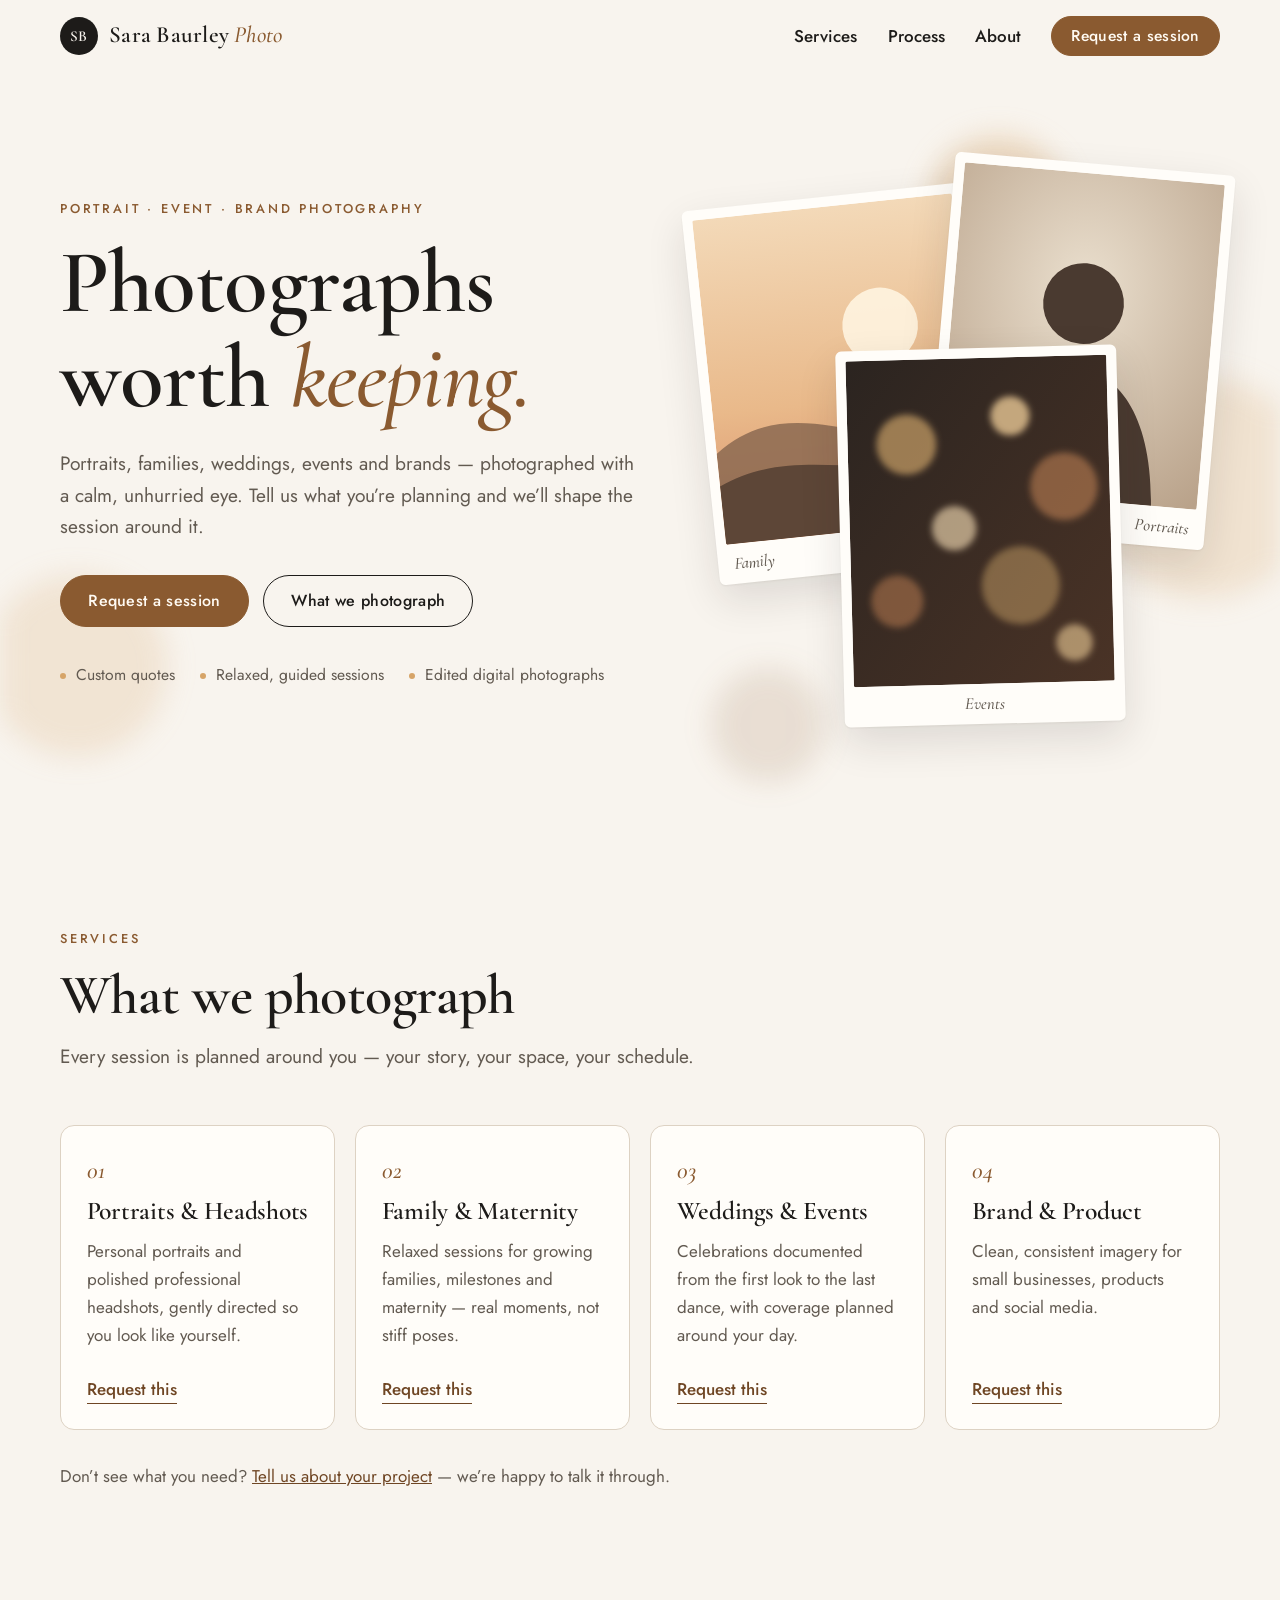
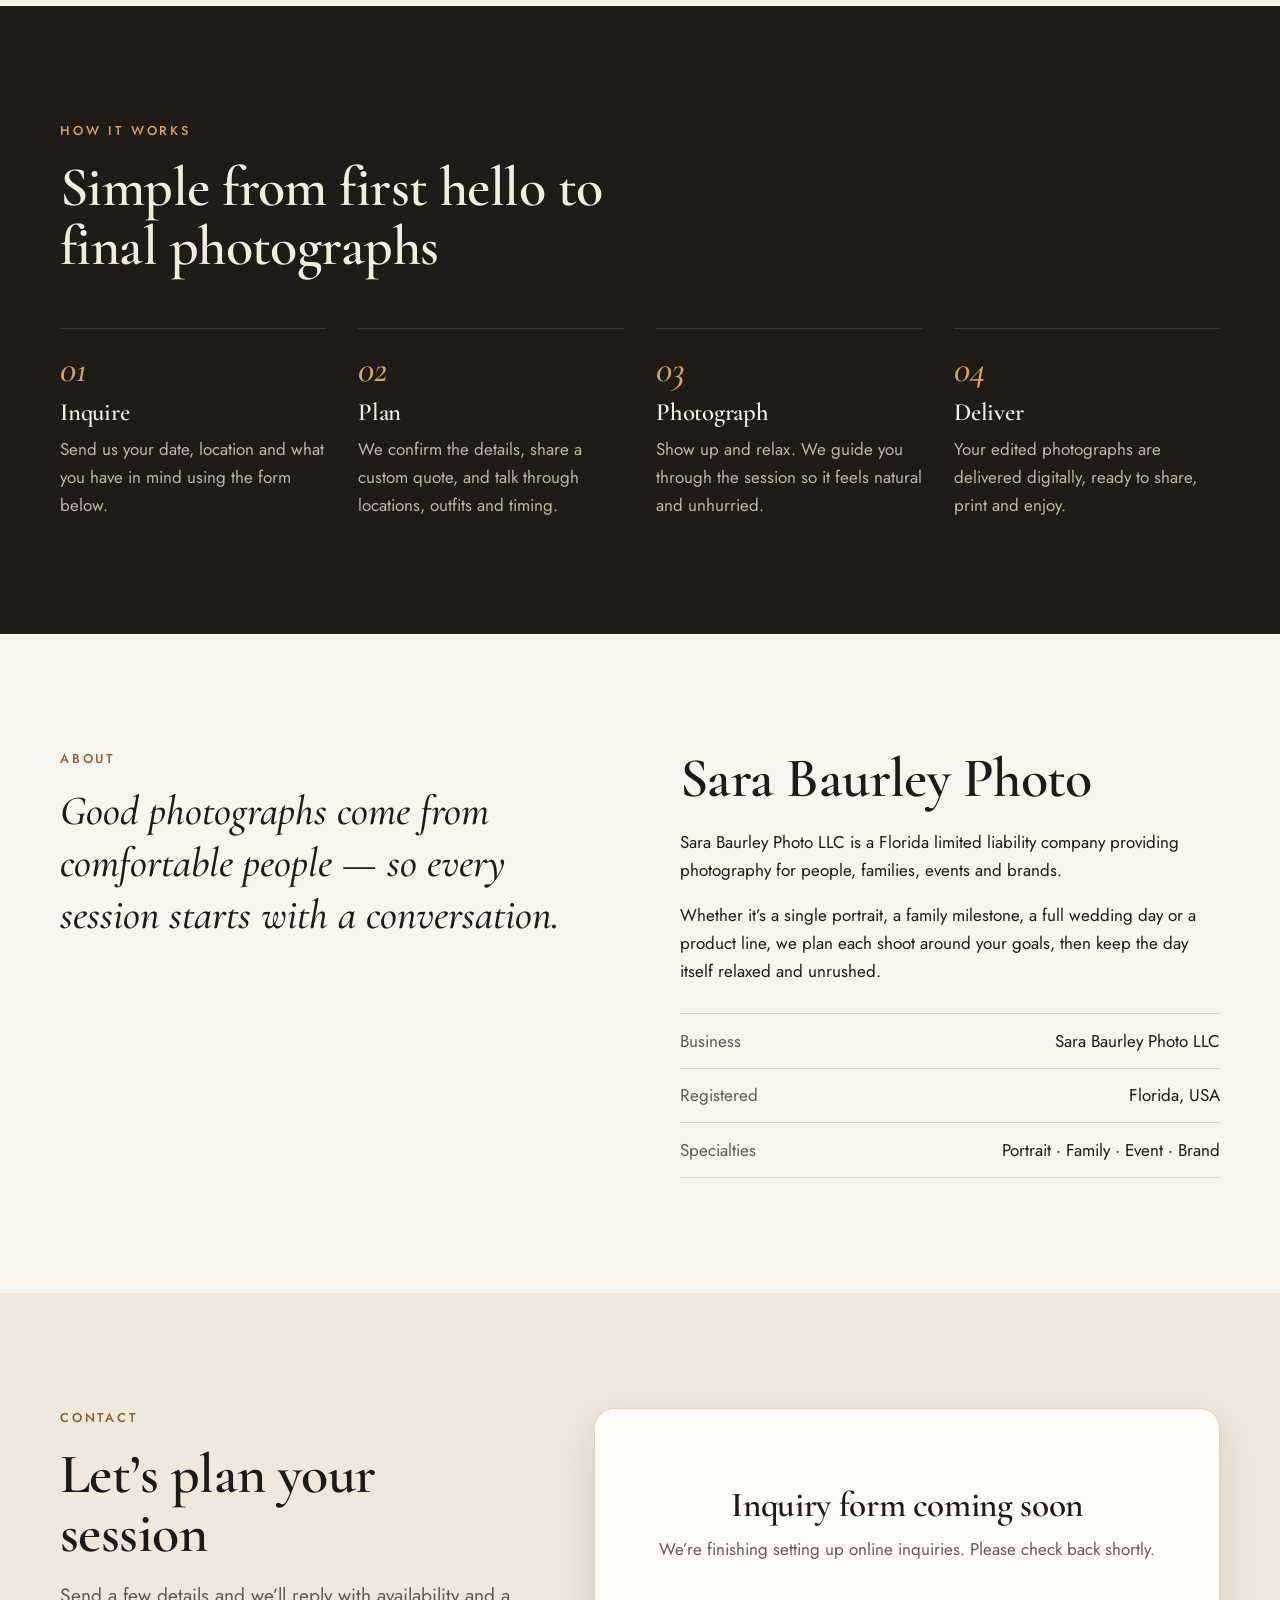
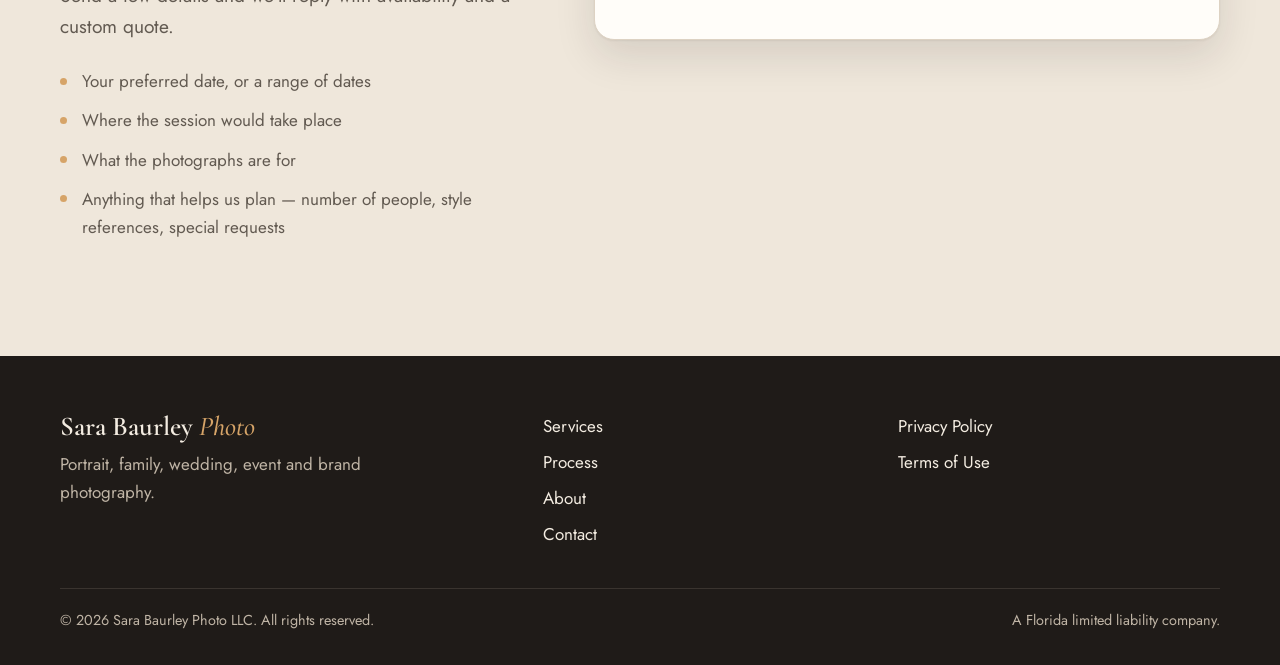
<file: index.html>
<!doctype html>
<html lang="en">
<head>
<meta charset="utf-8">
<meta name="viewport" content="width=device-width, initial-scale=1">
<title>Sara Baurley Photo — Portrait, Event &amp; Brand Photography</title>
<meta name="description" content="Sara Baurley Photo LLC offers portrait, family, wedding, event and brand photography. Tell us what you're planning and request a session.">
<link rel="canonical" href="https://sarabaurleyphotollc.shop/">
<meta name="theme-color" content="#f8f4ee">
<link rel="icon" type="image/svg+xml" href="assets/favicon.svg">

<meta property="og:type" content="website">
<meta property="og:site_name" content="Sara Baurley Photo">
<meta property="og:title" content="Sara Baurley Photo — Photographs worth keeping">
<meta property="og:description" content="Portrait, family, wedding, event and brand photography. Request a session.">
<meta property="og:url" content="https://sarabaurleyphotollc.shop/">
<meta property="og:image" content="https://sarabaurleyphotollc.shop/assets/og.png">
<meta name="twitter:card" content="summary_large_image">

<link rel="preconnect" href="https://fonts.googleapis.com">
<link rel="preconnect" href="https://fonts.gstatic.com" crossorigin>
<link rel="stylesheet" href="https://fonts.googleapis.com/css2?family=Cormorant+Garamond:ital,wght@0,500;0,600;1,500&family=Jost:wght@400;500&display=swap">
<link rel="stylesheet" href="assets/css/style.css">
<script>document.documentElement.classList.add('js');</script>
<script type="application/ld+json">
{"@context":"https://schema.org","@type":"ProfessionalService","name":"Sara Baurley Photo LLC","url":"https://sarabaurleyphotollc.shop/","description":"Portrait, family, wedding, event and brand photography.","image":"https://sarabaurleyphotollc.shop/assets/og.png"}
</script>
</head>
<body>
<a class="skip" href="#main">Skip to content</a>

<header class="site-header">
  <div class="wrap bar">
    <a class="brand" href="index.html" aria-label="Sara Baurley Photo, home">
      <span class="brand-mark" aria-hidden="true">SB</span>
      <span class="brand-name">Sara Baurley <em>Photo</em></span>
    </a>
    <button class="nav-toggle" type="button" aria-expanded="false" aria-controls="nav">
      <span class="sr">Menu</span><span class="bars" aria-hidden="true"></span>
    </button>
    <nav id="nav" class="nav" aria-label="Primary">
      <a href="#services">Services</a>
      <a href="#work" data-work hidden>Work</a>
      <a href="#process">Process</a>
      <a href="#about">About</a>
      <a class="btn btn-sm" href="#contact">Request a session</a>
    </nav>
  </div>
</header>

<main id="main">

  <!-- Hero -->
  <section class="hero">
    <div class="wrap hero-grid">
      <div class="hero-copy reveal">
        <p class="eyebrow">Portrait · Event · Brand photography</p>
        <h1>Photographs worth <em>keeping.</em></h1>
        <p class="lede">Portraits, families, weddings, events and brands — photographed with a calm, unhurried eye. Tell us what you’re planning and we’ll shape the session around it.</p>
        <div class="actions">
          <a class="btn" href="#contact">Request a session</a>
          <a class="btn btn-ghost" href="#services">What we photograph</a>
        </div>
        <ul class="points">
          <li>Custom quotes</li>
          <li>Relaxed, guided sessions</li>
          <li>Edited digital photographs</li>
        </ul>
      </div>

      <div class="hero-art reveal" aria-hidden="true">
        <figure class="print print-1">
          <svg viewBox="0 0 400 500" preserveAspectRatio="xMidYMid slice">
            <defs>
              <linearGradient id="gSky" x1="0" y1="0" x2="0" y2="1">
                <stop offset="0" stop-color="#f3d9b8"/><stop offset=".6" stop-color="#e9b98a"/><stop offset="1" stop-color="#d98f6a"/>
              </linearGradient>
            </defs>
            <rect width="400" height="500" fill="url(#gSky)"/>
            <circle cx="270" cy="190" r="58" fill="#fff4e0" opacity=".9"/>
            <path d="M0 360C80 300 160 330 230 350C300 370 350 330 400 310V500H0Z" fill="#8c6a52" opacity=".85"/>
            <path d="M0 410C90 370 170 400 260 405C330 410 370 385 400 375V500H0Z" fill="#5d4637"/>
          </svg>
          <figcaption>Family</figcaption>
        </figure>
        <figure class="print print-2">
          <svg viewBox="0 0 400 500" preserveAspectRatio="xMidYMid slice">
            <defs>
              <radialGradient id="gPortrait" cx=".5" cy=".35" r=".8">
                <stop offset="0" stop-color="#eadfce"/><stop offset="1" stop-color="#b9a28a"/>
              </radialGradient>
            </defs>
            <rect width="400" height="500" fill="url(#gPortrait)"/>
            <circle cx="200" cy="200" r="62" fill="#4a3a30"/>
            <path d="M70 500C80 360 140 300 200 300C260 300 320 360 330 500Z" fill="#4a3a30"/>
          </svg>
          <figcaption>Portraits</figcaption>
        </figure>
        <figure class="print print-3">
          <svg viewBox="0 0 400 500" preserveAspectRatio="xMidYMid slice">
            <defs>
              <linearGradient id="gBokeh" x1="0" y1="0" x2="1" y2="1">
                <stop offset="0" stop-color="#2b2420"/><stop offset="1" stop-color="#4a3326"/>
              </linearGradient>
              <filter id="fBokeh" x="-20%" y="-20%" width="140%" height="140%"><feGaussianBlur stdDeviation="5"/></filter>
            </defs>
            <rect width="400" height="500" fill="url(#gBokeh)"/>
            <g filter="url(#fBokeh)">
              <circle cx="90" cy="130" r="46" fill="#f2c27a" opacity=".55"/>
              <circle cx="250" cy="90" r="30" fill="#ffdca3" opacity=".7"/>
              <circle cx="330" cy="200" r="52" fill="#e59a62" opacity=".45"/>
              <circle cx="160" cy="260" r="34" fill="#ffe6bd" opacity=".6"/>
              <circle cx="70" cy="370" r="40" fill="#e59a62" opacity=".4"/>
              <circle cx="260" cy="350" r="60" fill="#f2c27a" opacity=".38"/>
              <circle cx="340" cy="440" r="28" fill="#ffdca3" opacity=".55"/>
            </g>
          </svg>
          <figcaption>Events</figcaption>
        </figure>
      </div>
    </div>
  </section>

  <!-- Services -->
  <section id="services" class="section">
    <div class="wrap">
      <header class="section-head reveal">
        <p class="eyebrow">Services</p>
        <h2>What we photograph</h2>
        <p class="lede">Every session is planned around you — your story, your space, your schedule.</p>
      </header>

      <div class="cards">
        <article class="card reveal">
          <span class="num">01</span>
          <h3>Portraits &amp; Headshots</h3>
          <p>Personal portraits and polished professional headshots, gently directed so you look like yourself.</p>
          <a class="more" href="#contact" data-service="Portraits &amp; Headshots">Request this</a>
        </article>
        <article class="card reveal">
          <span class="num">02</span>
          <h3>Family &amp; Maternity</h3>
          <p>Relaxed sessions for growing families, milestones and maternity — real moments, not stiff poses.</p>
          <a class="more" href="#contact" data-service="Family &amp; Maternity">Request this</a>
        </article>
        <article class="card reveal">
          <span class="num">03</span>
          <h3>Weddings &amp; Events</h3>
          <p>Celebrations documented from the first look to the last dance, with coverage planned around your day.</p>
          <a class="more" href="#contact" data-service="Weddings &amp; Events">Request this</a>
        </article>
        <article class="card reveal">
          <span class="num">04</span>
          <h3>Brand &amp; Product</h3>
          <p>Clean, consistent imagery for small businesses, products and social media.</p>
          <a class="more" href="#contact" data-service="Brand &amp; Product">Request this</a>
        </article>
      </div>

      <p class="note reveal">Don’t see what you need? <a href="#contact">Tell us about your project</a> — we’re happy to talk it through.</p>
    </div>
  </section>

  <!-- Selected work: stays hidden until photos are added in assets/js/main.js -->
  <section id="work" class="section section-alt" hidden>
    <div class="wrap">
      <header class="section-head reveal">
        <p class="eyebrow">Selected work</p>
        <h2>A look at recent sessions</h2>
      </header>
      <div id="gallery" class="gallery"></div>
    </div>
  </section>

  <!-- Process -->
  <section id="process" class="section band">
    <div class="wrap">
      <header class="section-head reveal">
        <p class="eyebrow">How it works</p>
        <h2>Simple from first hello to final photographs</h2>
      </header>
      <ol class="steps">
        <li class="reveal"><span class="n">01</span><h3>Inquire</h3><p>Send us your date, location and what you have in mind using the form below.</p></li>
        <li class="reveal"><span class="n">02</span><h3>Plan</h3><p>We confirm the details, share a custom quote, and talk through locations, outfits and timing.</p></li>
        <li class="reveal"><span class="n">03</span><h3>Photograph</h3><p>Show up and relax. We guide you through the session so it feels natural and unhurried.</p></li>
        <li class="reveal"><span class="n">04</span><h3>Deliver</h3><p>Your edited photographs are delivered digitally, ready to share, print and enjoy.</p></li>
      </ol>
    </div>
  </section>

  <!-- About -->
  <section id="about" class="section">
    <div class="wrap about-grid">
      <div class="reveal">
        <p class="eyebrow">About</p>
        <p class="pull">Good photographs come from comfortable people — so every session starts with a conversation.</p>
      </div>
      <div class="reveal">
        <h2>Sara Baurley Photo</h2>
        <p>Sara Baurley Photo LLC is a Florida limited liability company providing photography for people, families, events and brands.</p>
        <p>Whether it’s a single portrait, a family milestone, a full wedding day or a product line, we plan each shoot around your goals, then keep the day itself relaxed and unrushed.</p>
        <ul class="facts">
          <li><span>Business</span><span>Sara Baurley Photo LLC</span></li>
          <li><span>Registered</span><span>Florida, USA</span></li>
          <li><span>Specialties</span><span>Portrait · Family · Event · Brand</span></li>
        </ul>
      </div>
    </div>
  </section>

  <!-- Contact -->
  <section id="contact" class="section section-alt">
    <div class="wrap contact-grid">
      <div class="reveal">
        <p class="eyebrow">Contact</p>
        <h2>Let’s plan your session</h2>
        <p class="lede">Send a few details and we’ll reply with availability and a custom quote.</p>
        <ul class="tips">
          <li>Your preferred date, or a range of dates</li>
          <li>Where the session would take place</li>
          <li>What the photographs are for</li>
          <li>Anything that helps us plan — number of people, style references, special requests</li>
        </ul>
        <!-- Add contact details: delete these two comment markers (the line above and the line below this list) and fill in your real details.
        <ul class="contact-list">
          <li><span>Email</span><a href="mailto:hello@example.com">hello@example.com</a></li>
          <li><span>Phone</span><a href="tel:+10000000000">(000) 000-0000</a></li>
          <li><span>Address</span><span>Street, City, FL 00000</span></li>
        </ul>
        -->
      </div>

      <div class="form-card reveal">
        <form id="inquiry-form" method="POST" action="https://api.web3forms.com/submit">
          <!-- Web3Forms access key: public by design; it only lets visitors send mail to the inbox that requested it. -->
          <input type="hidden" name="access_key" value="YOUR_ACCESS_KEY_HERE">
          <input type="hidden" name="subject" value="New photography inquiry from sarabaurleyphotollc.shop">
          <input type="hidden" name="from_name" value="Sara Baurley Photo website">
          <input type="hidden" name="redirect" value="https://sarabaurleyphotollc.shop/thanks.html">
          <input type="checkbox" name="botcheck" class="hp" style="display:none" tabindex="-1" autocomplete="off">

          <div class="row">
            <div class="field">
              <label for="name">Your name</label>
              <input id="name" name="name" type="text" autocomplete="name" required>
            </div>
            <div class="field">
              <label for="email">Email</label>
              <input id="email" name="email" type="email" autocomplete="email" required>
            </div>
          </div>

          <div class="row">
            <div class="field">
              <label for="phone">Phone <span class="opt">(optional)</span></label>
              <input id="phone" name="phone" type="tel" autocomplete="tel">
            </div>
            <div class="field">
              <label for="session-type">Session type</label>
              <select id="session-type" name="session_type" required>
                <option value="" disabled selected>Choose one…</option>
                <option>Portraits &amp; Headshots</option>
                <option>Family &amp; Maternity</option>
                <option>Weddings &amp; Events</option>
                <option>Brand &amp; Product</option>
                <option>Something else</option>
              </select>
            </div>
          </div>

          <div class="row">
            <div class="field">
              <label for="date">Preferred date <span class="opt">(optional)</span></label>
              <input id="date" name="preferred_date" type="date">
            </div>
            <div class="field">
              <label for="location">Location <span class="opt">(optional)</span></label>
              <input id="location" name="location" type="text" placeholder="City or venue">
            </div>
          </div>

          <div class="field">
            <label for="message">Tell us about it</label>
            <textarea id="message" name="message" placeholder="What are you planning, and what are the photographs for?" required></textarea>
          </div>

          <button class="btn btn-block" type="submit">Send inquiry</button>
          <p id="form-status" class="form-status" role="status" aria-live="polite"></p>
          <p class="fine">By sending this form you agree to our <a href="privacy.html">Privacy Policy</a>.</p>
        </form>

        <div id="form-done" class="form-done" tabindex="-1" hidden>
          <h3>Thank you.</h3>
          <p>Your inquiry is on its way. We’ll be in touch soon.</p>
        </div>

        <div id="form-pending" class="form-done" hidden>
          <h3>Inquiry form coming soon</h3>
          <p>We’re finishing setting up online inquiries. Please check back shortly.</p>
        </div>
      </div>
    </div>
  </section>

</main>

<footer class="site-footer">
  <div class="wrap">
    <div class="foot-grid">
      <div>
        <p class="foot-brand">Sara Baurley <em>Photo</em></p>
        <p class="foot-note">Portrait, family, wedding, event and brand photography.</p>
      </div>
      <nav aria-label="Footer">
        <a href="#services">Services</a>
        <a href="#process">Process</a>
        <a href="#about">About</a>
        <a href="#contact">Contact</a>
      </nav>
      <nav aria-label="Legal">
        <a href="privacy.html">Privacy Policy</a>
        <a href="terms.html">Terms of Use</a>
      </nav>
    </div>
    <div class="legal">
      <span>© <span data-year>2026</span> Sara Baurley Photo LLC. All rights reserved.</span>
      <span>A Florida limited liability company.</span>
    </div>
  </div>
</footer>

<dialog id="lightbox" class="lightbox" aria-label="Photo viewer">
  <div class="lb-inner">
    <button class="lb-close" type="button" aria-label="Close">×</button>
    <button class="lb-prev" type="button" aria-label="Previous photo">‹</button>
    <img alt="">
    <button class="lb-next" type="button" aria-label="Next photo">›</button>
    <p class="lb-cap"></p>
  </div>
</dialog>

<script src="assets/js/main.js"></script>
</body>
</html>
</file>
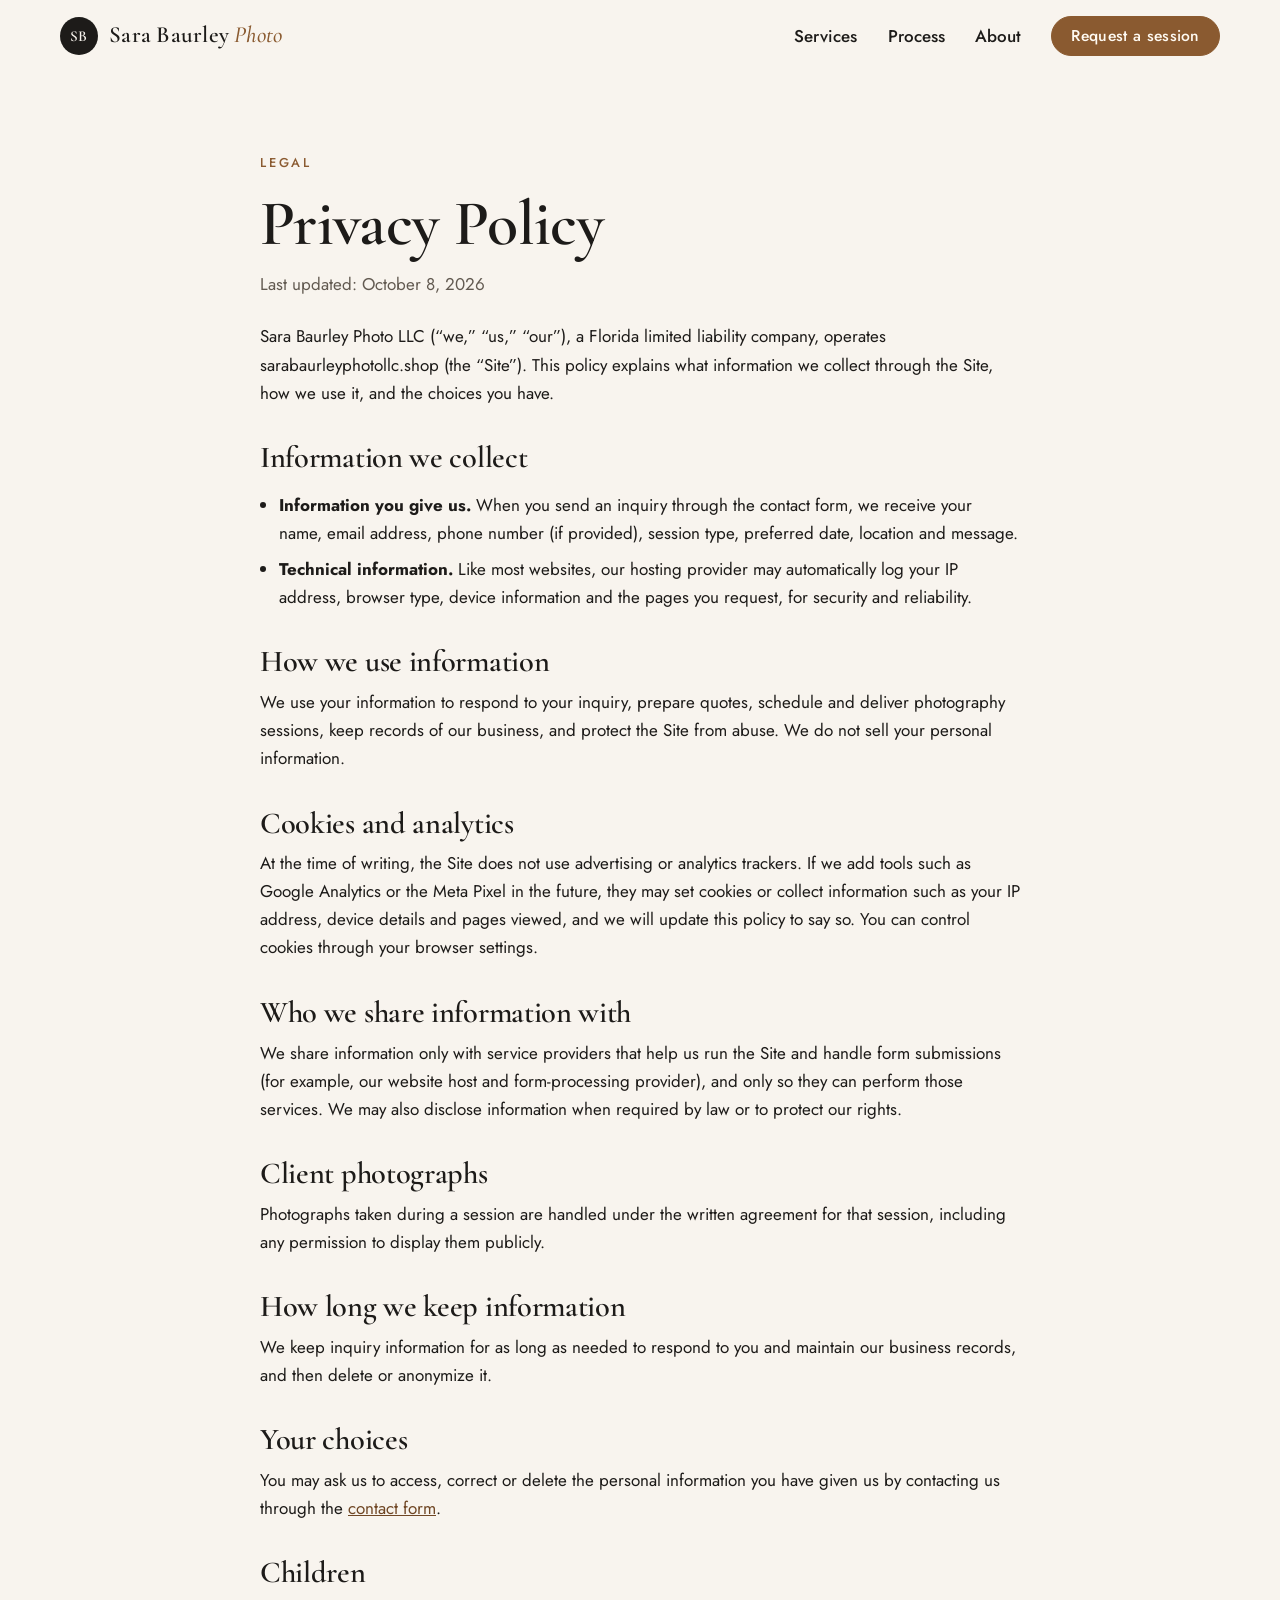
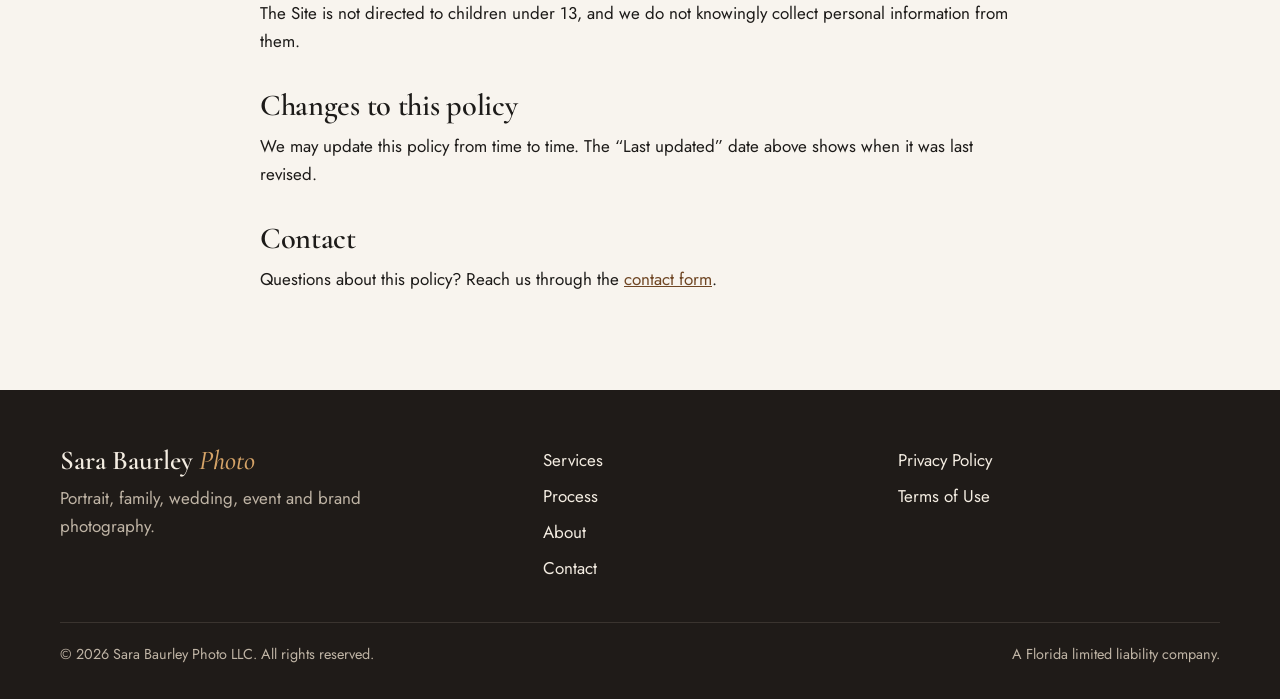
<file: privacy.html>
<!doctype html>
<html lang="en">
<head>
<meta charset="utf-8">
<meta name="viewport" content="width=device-width, initial-scale=1">
<title>Privacy Policy — Sara Baurley Photo</title>
<meta name="description" content="How Sara Baurley Photo LLC collects, uses and protects information submitted through this website.">
<link rel="canonical" href="https://sarabaurleyphotollc.shop/privacy.html">
<meta name="theme-color" content="#f8f4ee">
<link rel="icon" type="image/svg+xml" href="assets/favicon.svg">
<link rel="preconnect" href="https://fonts.googleapis.com">
<link rel="preconnect" href="https://fonts.gstatic.com" crossorigin>
<link rel="stylesheet" href="https://fonts.googleapis.com/css2?family=Cormorant+Garamond:ital,wght@0,500;0,600;1,500&family=Jost:wght@400;500&display=swap">
<link rel="stylesheet" href="assets/css/style.css">
<script>document.documentElement.classList.add('js');</script>
</head>
<body>
<a class="skip" href="#main">Skip to content</a>

<header class="site-header">
  <div class="wrap bar">
    <a class="brand" href="index.html" aria-label="Sara Baurley Photo, home">
      <span class="brand-mark" aria-hidden="true">SB</span>
      <span class="brand-name">Sara Baurley <em>Photo</em></span>
    </a>
    <button class="nav-toggle" type="button" aria-expanded="false" aria-controls="nav">
      <span class="sr">Menu</span><span class="bars" aria-hidden="true"></span>
    </button>
    <nav id="nav" class="nav" aria-label="Primary">
      <a href="index.html#services">Services</a>
      <a href="index.html#process">Process</a>
      <a href="index.html#about">About</a>
      <a class="btn btn-sm" href="index.html#contact">Request a session</a>
    </nav>
  </div>
</header>

<main id="main">
  <div class="wrap page-head">
    <p class="eyebrow">Legal</p>
    <h1>Privacy Policy</h1>
    <p class="meta">Last updated: October 8, 2026</p>
  </div>

  <div class="prose">
    <p>Sara Baurley Photo LLC (“we,” “us,” “our”), a Florida limited liability company, operates sarabaurleyphotollc.shop (the “Site”). This policy explains what information we collect through the Site, how we use it, and the choices you have.</p>

    <h2>Information we collect</h2>
    <ul>
      <li><strong>Information you give us.</strong> When you send an inquiry through the contact form, we receive your name, email address, phone number (if provided), session type, preferred date, location and message.</li>
      <li><strong>Technical information.</strong> Like most websites, our hosting provider may automatically log your IP address, browser type, device information and the pages you request, for security and reliability.</li>
    </ul>

    <h2>How we use information</h2>
    <p>We use your information to respond to your inquiry, prepare quotes, schedule and deliver photography sessions, keep records of our business, and protect the Site from abuse. We do not sell your personal information.</p>

    <h2>Cookies and analytics</h2>
    <p>At the time of writing, the Site does not use advertising or analytics trackers. If we add tools such as Google Analytics or the Meta Pixel in the future, they may set cookies or collect information such as your IP address, device details and pages viewed, and we will update this policy to say so. You can control cookies through your browser settings.</p>

    <h2>Who we share information with</h2>
    <p>We share information only with service providers that help us run the Site and handle form submissions (for example, our website host and form-processing provider), and only so they can perform those services. We may also disclose information when required by law or to protect our rights.</p>

    <h2>Client photographs</h2>
    <p>Photographs taken during a session are handled under the written agreement for that session, including any permission to display them publicly.</p>

    <h2>How long we keep information</h2>
    <p>We keep inquiry information for as long as needed to respond to you and maintain our business records, and then delete or anonymize it.</p>

    <h2>Your choices</h2>
    <p>You may ask us to access, correct or delete the personal information you have given us by contacting us through the <a href="index.html#contact">contact form</a>.</p>

    <h2>Children</h2>
    <p>The Site is not directed to children under 13, and we do not knowingly collect personal information from them.</p>

    <h2>Changes to this policy</h2>
    <p>We may update this policy from time to time. The “Last updated” date above shows when it was last revised.</p>

    <h2>Contact</h2>
    <p>Questions about this policy? Reach us through the <a href="index.html#contact">contact form</a>.</p>
  </div>
</main>

<footer class="site-footer">
  <div class="wrap">
    <div class="foot-grid">
      <div>
        <p class="foot-brand">Sara Baurley <em>Photo</em></p>
        <p class="foot-note">Portrait, family, wedding, event and brand photography.</p>
      </div>
      <nav aria-label="Footer">
        <a href="index.html#services">Services</a>
        <a href="index.html#process">Process</a>
        <a href="index.html#about">About</a>
        <a href="index.html#contact">Contact</a>
      </nav>
      <nav aria-label="Legal">
        <a href="privacy.html">Privacy Policy</a>
        <a href="terms.html">Terms of Use</a>
      </nav>
    </div>
    <div class="legal">
      <span>© <span data-year>2026</span> Sara Baurley Photo LLC. All rights reserved.</span>
      <span>A Florida limited liability company.</span>
    </div>
  </div>
</footer>

<script src="assets/js/main.js"></script>
</body>
</html>
</file>
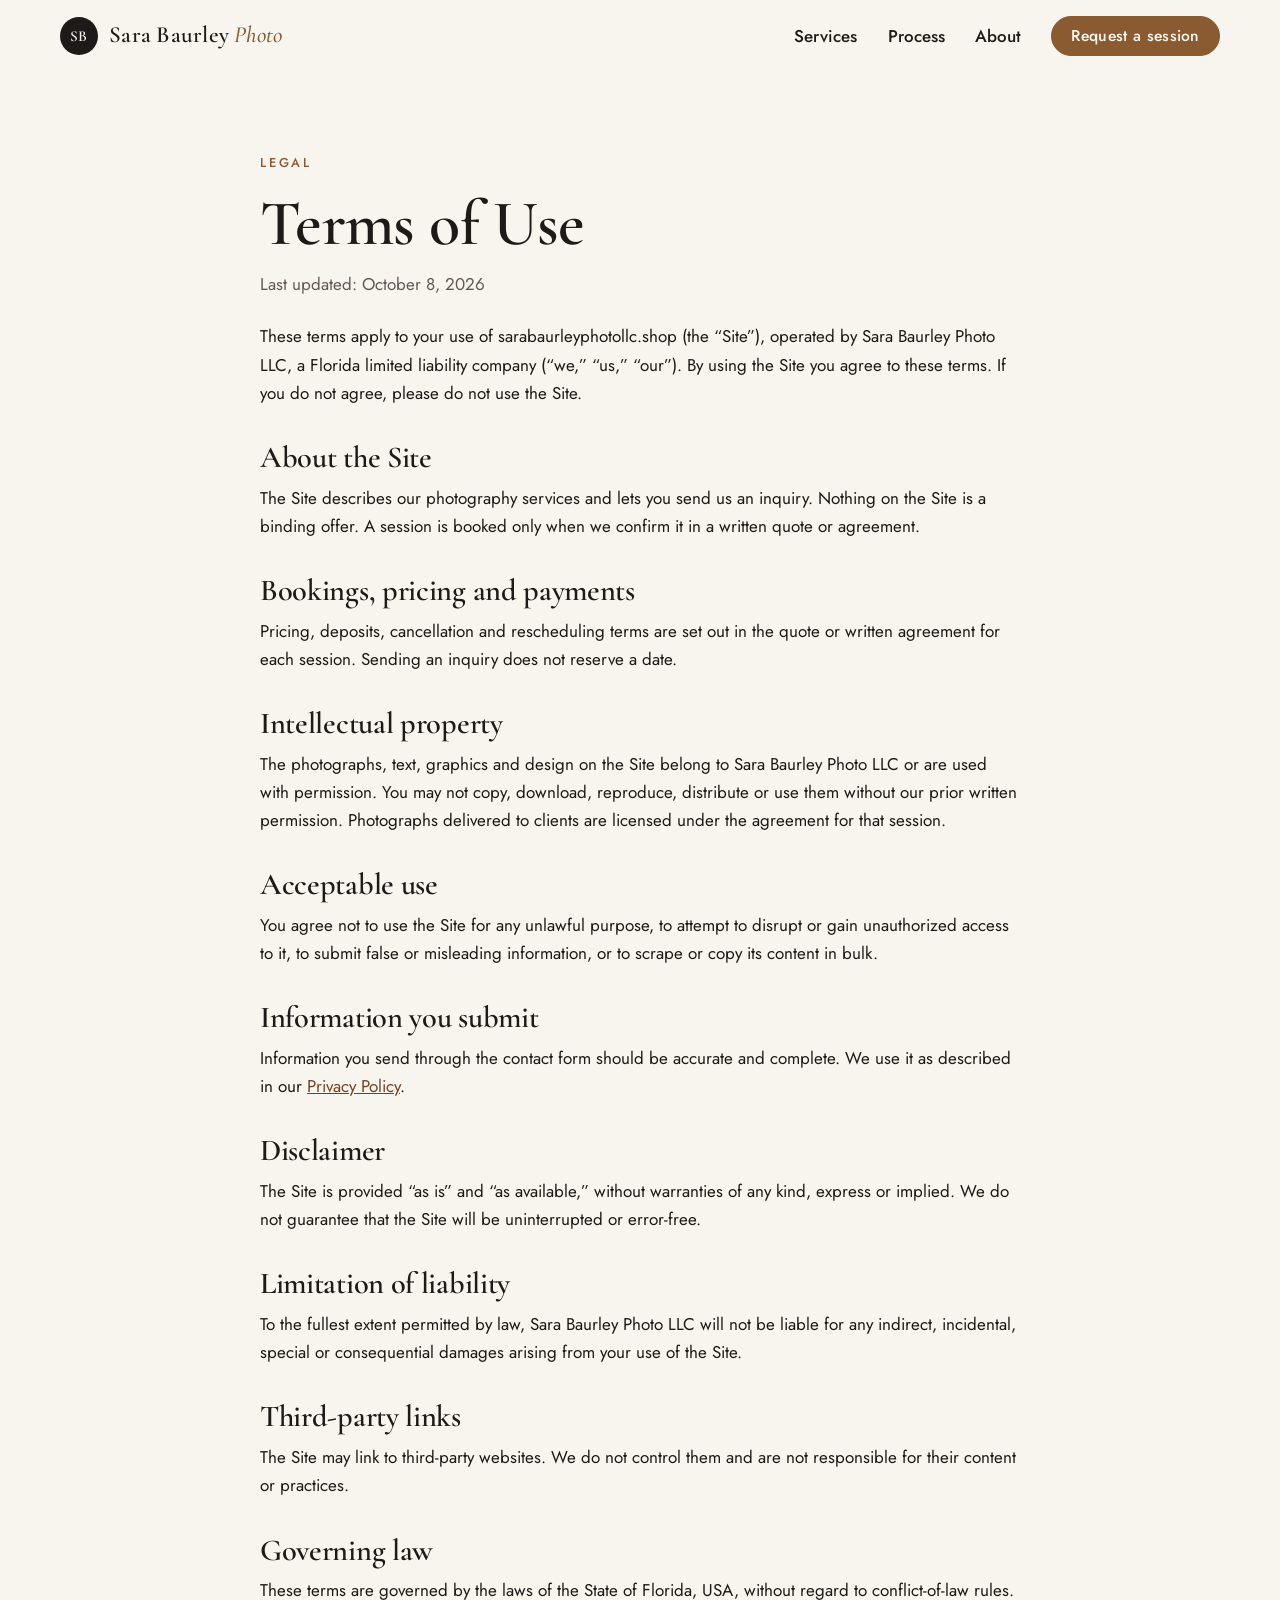
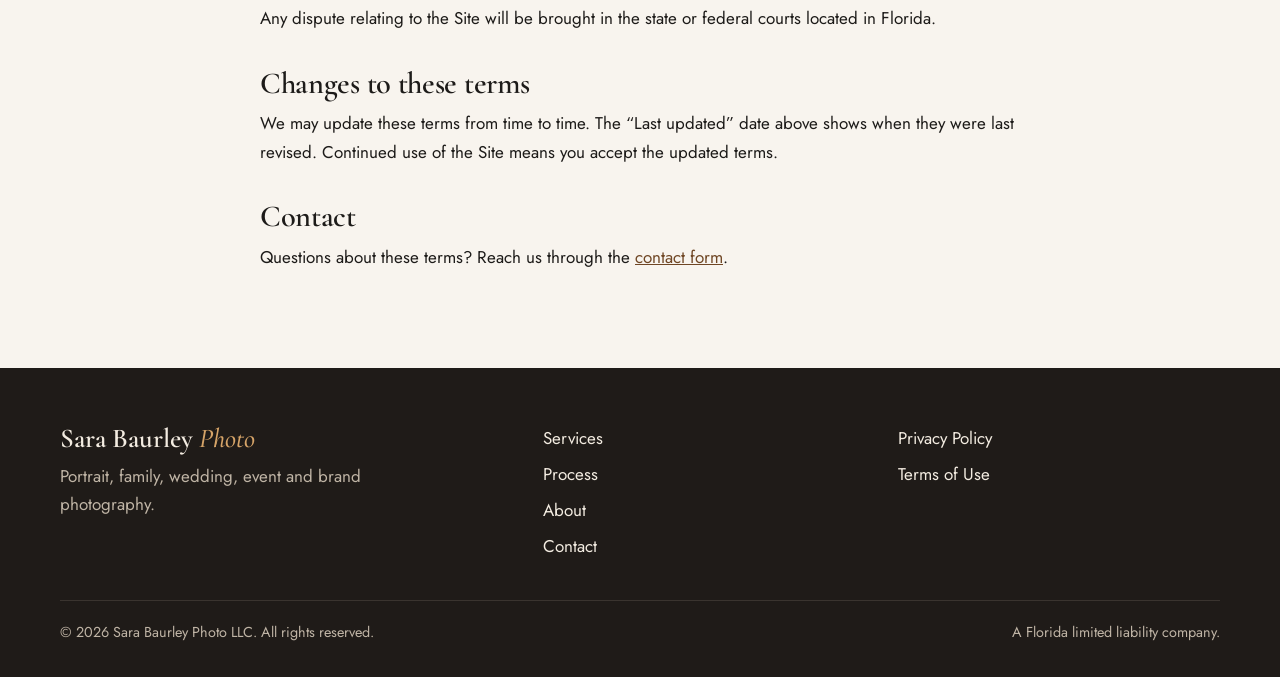
<file: terms.html>
<!doctype html>
<html lang="en">
<head>
<meta charset="utf-8">
<meta name="viewport" content="width=device-width, initial-scale=1">
<title>Terms of Use — Sara Baurley Photo</title>
<meta name="description" content="The terms that apply to your use of the Sara Baurley Photo LLC website.">
<link rel="canonical" href="https://sarabaurleyphotollc.shop/terms.html">
<meta name="theme-color" content="#f8f4ee">
<link rel="icon" type="image/svg+xml" href="assets/favicon.svg">
<link rel="preconnect" href="https://fonts.googleapis.com">
<link rel="preconnect" href="https://fonts.gstatic.com" crossorigin>
<link rel="stylesheet" href="https://fonts.googleapis.com/css2?family=Cormorant+Garamond:ital,wght@0,500;0,600;1,500&family=Jost:wght@400;500&display=swap">
<link rel="stylesheet" href="assets/css/style.css">
<script>document.documentElement.classList.add('js');</script>
</head>
<body>
<a class="skip" href="#main">Skip to content</a>

<header class="site-header">
  <div class="wrap bar">
    <a class="brand" href="index.html" aria-label="Sara Baurley Photo, home">
      <span class="brand-mark" aria-hidden="true">SB</span>
      <span class="brand-name">Sara Baurley <em>Photo</em></span>
    </a>
    <button class="nav-toggle" type="button" aria-expanded="false" aria-controls="nav">
      <span class="sr">Menu</span><span class="bars" aria-hidden="true"></span>
    </button>
    <nav id="nav" class="nav" aria-label="Primary">
      <a href="index.html#services">Services</a>
      <a href="index.html#process">Process</a>
      <a href="index.html#about">About</a>
      <a class="btn btn-sm" href="index.html#contact">Request a session</a>
    </nav>
  </div>
</header>

<main id="main">
  <div class="wrap page-head">
    <p class="eyebrow">Legal</p>
    <h1>Terms of Use</h1>
    <p class="meta">Last updated: October 8, 2026</p>
  </div>

  <div class="prose">
    <p>These terms apply to your use of sarabaurleyphotollc.shop (the “Site”), operated by Sara Baurley Photo LLC, a Florida limited liability company (“we,” “us,” “our”). By using the Site you agree to these terms. If you do not agree, please do not use the Site.</p>

    <h2>About the Site</h2>
    <p>The Site describes our photography services and lets you send us an inquiry. Nothing on the Site is a binding offer. A session is booked only when we confirm it in a written quote or agreement.</p>

    <h2>Bookings, pricing and payments</h2>
    <p>Pricing, deposits, cancellation and rescheduling terms are set out in the quote or written agreement for each session. Sending an inquiry does not reserve a date.</p>

    <h2>Intellectual property</h2>
    <p>The photographs, text, graphics and design on the Site belong to Sara Baurley Photo LLC or are used with permission. You may not copy, download, reproduce, distribute or use them without our prior written permission. Photographs delivered to clients are licensed under the agreement for that session.</p>

    <h2>Acceptable use</h2>
    <p>You agree not to use the Site for any unlawful purpose, to attempt to disrupt or gain unauthorized access to it, to submit false or misleading information, or to scrape or copy its content in bulk.</p>

    <h2>Information you submit</h2>
    <p>Information you send through the contact form should be accurate and complete. We use it as described in our <a href="privacy.html">Privacy Policy</a>.</p>

    <h2>Disclaimer</h2>
    <p>The Site is provided “as is” and “as available,” without warranties of any kind, express or implied. We do not guarantee that the Site will be uninterrupted or error-free.</p>

    <h2>Limitation of liability</h2>
    <p>To the fullest extent permitted by law, Sara Baurley Photo LLC will not be liable for any indirect, incidental, special or consequential damages arising from your use of the Site.</p>

    <h2>Third-party links</h2>
    <p>The Site may link to third-party websites. We do not control them and are not responsible for their content or practices.</p>

    <h2>Governing law</h2>
    <p>These terms are governed by the laws of the State of Florida, USA, without regard to conflict-of-law rules. Any dispute relating to the Site will be brought in the state or federal courts located in Florida.</p>

    <h2>Changes to these terms</h2>
    <p>We may update these terms from time to time. The “Last updated” date above shows when they were last revised. Continued use of the Site means you accept the updated terms.</p>

    <h2>Contact</h2>
    <p>Questions about these terms? Reach us through the <a href="index.html#contact">contact form</a>.</p>
  </div>
</main>

<footer class="site-footer">
  <div class="wrap">
    <div class="foot-grid">
      <div>
        <p class="foot-brand">Sara Baurley <em>Photo</em></p>
        <p class="foot-note">Portrait, family, wedding, event and brand photography.</p>
      </div>
      <nav aria-label="Footer">
        <a href="index.html#services">Services</a>
        <a href="index.html#process">Process</a>
        <a href="index.html#about">About</a>
        <a href="index.html#contact">Contact</a>
      </nav>
      <nav aria-label="Legal">
        <a href="privacy.html">Privacy Policy</a>
        <a href="terms.html">Terms of Use</a>
      </nav>
    </div>
    <div class="legal">
      <span>© <span data-year>2026</span> Sara Baurley Photo LLC. All rights reserved.</span>
      <span>A Florida limited liability company.</span>
    </div>
  </div>
</footer>

<script src="assets/js/main.js"></script>
</body>
</html>
</file>
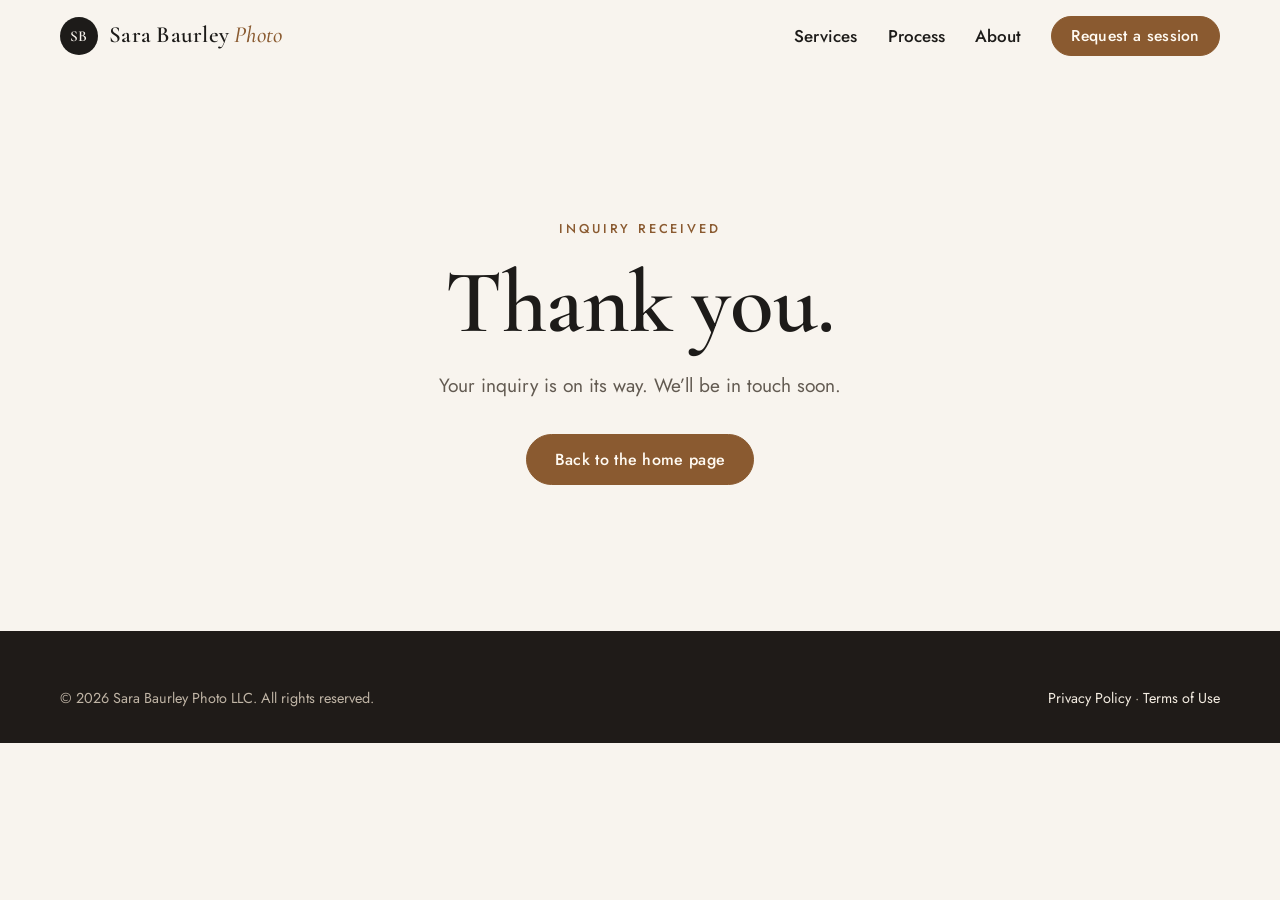
<file: thanks.html>
<!doctype html>
<html lang="en">
<head>
<meta charset="utf-8">
<meta name="viewport" content="width=device-width, initial-scale=1">
<meta name="robots" content="noindex">
<title>Thank you — Sara Baurley Photo</title>
<meta name="theme-color" content="#f8f4ee">
<link rel="icon" type="image/svg+xml" href="assets/favicon.svg">
<link rel="preconnect" href="https://fonts.googleapis.com">
<link rel="preconnect" href="https://fonts.gstatic.com" crossorigin>
<link rel="stylesheet" href="https://fonts.googleapis.com/css2?family=Cormorant+Garamond:ital,wght@0,500;0,600;1,500&family=Jost:wght@400;500&display=swap">
<link rel="stylesheet" href="assets/css/style.css">
<script>document.documentElement.classList.add('js');</script>
</head>
<body>
<a class="skip" href="#main">Skip to content</a>

<header class="site-header">
  <div class="wrap bar">
    <a class="brand" href="index.html" aria-label="Sara Baurley Photo, home">
      <span class="brand-mark" aria-hidden="true">SB</span>
      <span class="brand-name">Sara Baurley <em>Photo</em></span>
    </a>
    <button class="nav-toggle" type="button" aria-expanded="false" aria-controls="nav">
      <span class="sr">Menu</span><span class="bars" aria-hidden="true"></span>
    </button>
    <nav id="nav" class="nav" aria-label="Primary">
      <a href="index.html#services">Services</a>
      <a href="index.html#process">Process</a>
      <a href="index.html#about">About</a>
      <a class="btn btn-sm" href="index.html#contact">Request a session</a>
    </nav>
  </div>
</header>

<main id="main" class="center-page">
  <div class="wrap">
    <p class="eyebrow">Inquiry received</p>
    <h1>Thank you.</h1>
    <p class="lede">Your inquiry is on its way. We’ll be in touch soon.</p>
    <a class="btn" href="index.html">Back to the home page</a>
  </div>
</main>

<footer class="site-footer">
  <div class="wrap">
    <div class="legal" style="border-top:0;margin-top:0;padding-top:0">
      <span>© <span data-year>2026</span> Sara Baurley Photo LLC. All rights reserved.</span>
      <span><a href="privacy.html">Privacy Policy</a> · <a href="terms.html">Terms of Use</a></span>
    </div>
  </div>
</footer>

<script src="assets/js/main.js"></script>
</body>
</html>
</file>
<file: assets/css/style.css>
/* ==========================================================
   Sara Baurley Photo — site styles
   ========================================================== */

:root {
  --bg: #f8f4ee;
  --surface: #fffdf9;
  --alt: #efe7db;
  --ink: #1d1b19;
  --muted: #625a51;
  --line: #ddd2c3;
  --accent: #8a5a30;
  --accent-strong: #6f4624;
  --accent-ink: #fffaf2;
  --accent-soft: #d6a468;
  --dark: #1f1b18;
  --dark-ink: #f3ece1;
  --dark-muted: #bfb4a5;
  --dark-line: #3a342f;
  --radius: 14px;
  --shadow: 0 1px 2px rgba(29, 27, 25, .06), 0 16px 40px rgba(29, 27, 25, .12);
  --serif: "Cormorant Garamond", "Iowan Old Style", "Palatino Linotype", Georgia, serif;
  --sans: "Jost", system-ui, -apple-system, "Segoe UI", Roboto, Arial, sans-serif;
  --header-h: 72px;
}

*, *::before, *::after { box-sizing: border-box; }
html { scroll-behavior: smooth; -webkit-text-size-adjust: 100%; }
body {
  margin: 0;
  background: var(--bg);
  color: var(--ink);
  font: 400 1.0625rem/1.65 var(--sans);
  -webkit-font-smoothing: antialiased;
  text-rendering: optimizeLegibility;
}
[hidden] { display: none !important; }
img, svg { display: block; max-width: 100%; }
a { color: inherit; }
h1, h2, h3 { font-family: var(--serif); font-weight: 600; line-height: 1.06; letter-spacing: -.01em; margin: 0; }
h1 { font-size: clamp(2.9rem, 7.2vw, 5.6rem); }
h2 { font-size: clamp(2.15rem, 4.6vw, 3.5rem); }
h3 { font-size: 1.6rem; line-height: 1.15; }
p { margin: 0 0 1em; }
:focus-visible { outline: 2px solid var(--accent); outline-offset: 3px; }
.band :focus-visible, .site-footer :focus-visible { outline-color: var(--accent-soft); }
section[id] { scroll-margin-top: calc(var(--header-h) - 1px); }

.wrap { width: min(100% - 2rem, 1160px); margin-inline: auto; }
.sr { position: absolute; width: 1px; height: 1px; overflow: hidden; clip: rect(0 0 0 0); white-space: nowrap; }
.skip { position: absolute; left: -999px; top: 0; z-index: 100; background: var(--ink); color: #fff; padding: .7rem 1rem; border-radius: 0 0 8px 0; }
.skip:focus { left: 0; }

/* ---------- Header ---------- */
.site-header {
  position: sticky; top: 0; z-index: 50;
  background: rgba(248, 244, 238, .9);
  -webkit-backdrop-filter: blur(10px); backdrop-filter: blur(10px);
  border-bottom: 1px solid transparent;
  transition: border-color .25s ease;
}
.site-header.is-scrolled { border-bottom-color: var(--line); }
.bar { display: flex; align-items: center; justify-content: space-between; min-height: var(--header-h); }
.brand { display: flex; align-items: center; gap: .7rem; text-decoration: none; }
.brand-mark {
  display: grid; place-items: center; width: 38px; height: 38px; border-radius: 50%;
  background: var(--ink); color: var(--bg); font: 600 .95rem var(--serif); letter-spacing: .04em;
}
.brand-name { font: 600 1.45rem/1 var(--serif); letter-spacing: .01em; }
.brand-name em { font-weight: 500; color: var(--accent); }

.nav-toggle {
  display: inline-grid; place-items: center; width: 44px; height: 44px;
  border: 1px solid var(--line); border-radius: 50%; background: transparent; cursor: pointer;
}
.bars, .bars::before, .bars::after {
  display: block; width: 18px; height: 2px; background: var(--ink); border-radius: 2px;
  content: ""; transition: transform .25s ease, background .25s ease;
}
.bars { position: relative; }
.bars::before { position: absolute; top: -6px; }
.bars::after { position: absolute; top: 6px; }
.nav-toggle[aria-expanded="true"] .bars { background: transparent; }
.nav-toggle[aria-expanded="true"] .bars::before { transform: translateY(6px) rotate(45deg); }
.nav-toggle[aria-expanded="true"] .bars::after { transform: translateY(-6px) rotate(-45deg); }

.nav {
  display: none; position: absolute; left: 0; right: 0; top: 100%;
  flex-direction: column; gap: .15rem;
  background: var(--bg); border-bottom: 1px solid var(--line); padding: 1rem 1rem 1.5rem;
}
.nav.open { display: flex; }
.nav a { padding: .75rem .25rem; text-decoration: none; font-weight: 500; }
.nav .btn { margin-top: .6rem; align-self: flex-start; padding: .7rem 1.3rem; }

@media (min-width: 860px) {
  .nav-toggle { display: none; }
  .nav { display: flex; position: static; flex-direction: row; align-items: center; gap: 1.9rem; padding: 0; border: 0; background: none; }
  .nav a { padding: 0; }
  .nav a:not(.btn):hover { color: var(--accent); }
  .nav .btn { margin: 0; padding: .6rem 1.2rem; font-size: .98rem; }
}

/* ---------- Buttons ---------- */
.btn {
  display: inline-flex; align-items: center; justify-content: center; gap: .5rem;
  padding: .95rem 1.7rem; border-radius: 999px; border: 1px solid var(--accent);
  background: var(--accent); color: var(--accent-ink);
  font: 500 1rem/1.2 var(--sans); letter-spacing: .02em; text-decoration: none; cursor: pointer;
  transition: background .2s ease, border-color .2s ease, color .2s ease, transform .2s ease;
}
.btn:hover { background: var(--accent-strong); border-color: var(--accent-strong); }
.btn:active { transform: translateY(1px); }
.btn[disabled] { opacity: .65; cursor: progress; }
.btn-ghost { background: transparent; color: var(--ink); border-color: var(--ink); }
.btn-ghost:hover { background: var(--ink); border-color: var(--ink); color: var(--bg); }
.btn-block { width: 100%; }

/* ---------- Shared type ---------- */
.eyebrow { font: 500 .8rem/1.5 var(--sans); letter-spacing: .22em; text-transform: uppercase; color: var(--accent); margin: 0 0 1.1rem; }
.lede { font-size: 1.2rem; color: var(--muted); max-width: 38em; }
.section { padding: clamp(4rem, 9vw, 7.5rem) 0; }
.section-alt { background: var(--alt); }
.section-head { max-width: 40rem; margin-bottom: clamp(2rem, 5vw, 3.25rem); }
.section-head .lede { margin: 1rem 0 0; }

/* ---------- Reveal on scroll ---------- */
.js .reveal {
  opacity: 0; translate: 0 16px;
  transition: opacity .7s ease, translate .7s ease, box-shadow .25s ease, border-color .25s ease;
}
.js .reveal.in { opacity: 1; translate: 0 0; }
@media (prefers-reduced-motion: reduce) {
  html { scroll-behavior: auto; }
  .js .reveal { opacity: 1; translate: none; transition: none; }
  * { animation: none !important; }
}

/* ---------- Hero ---------- */
.hero { position: relative; overflow: hidden; padding: clamp(3rem, 7vw, 6rem) 0 clamp(3.5rem, 7vw, 6rem); }
.hero::before {
  content: ""; position: absolute; inset: 0; pointer-events: none; filter: blur(14px);
  background:
    radial-gradient(circle at 78% 18%, rgba(214, 164, 104, .34) 0 70px, transparent 71px),
    radial-gradient(circle at 94% 56%, rgba(214, 164, 104, .22) 0 110px, transparent 111px),
    radial-gradient(circle at 60% 88%, rgba(138, 90, 48, .14) 0 56px, transparent 57px),
    radial-gradient(circle at 6% 80%, rgba(214, 164, 104, .20) 0 90px, transparent 91px);
}
.hero-grid { position: relative; display: grid; gap: 3.5rem; align-items: center; }
@media (min-width: 960px) { .hero-grid { grid-template-columns: 1.05fr .95fr; gap: 4rem; } }
.hero h1 em { font-style: italic; font-weight: 500; color: var(--accent); }
.hero .lede { margin: 1.4rem 0 2rem; }
.actions { display: flex; flex-wrap: wrap; gap: .9rem; }
.points { list-style: none; padding: 0; margin: 2.2rem 0 0; display: flex; flex-wrap: wrap; gap: .6rem 1.6rem; color: var(--muted); font-size: .98rem; }
.points li::before { content: ""; display: inline-block; width: 6px; height: 6px; border-radius: 50%; background: var(--accent-soft); margin-right: .6rem; vertical-align: middle; }

.hero-art { position: relative; width: min(100%, 520px); aspect-ratio: 1 / 1.08; margin-inline: auto; }
.print {
  position: absolute; margin: 0; width: 54%;
  background: var(--surface); padding: 10px 10px 40px; border-radius: 6px; box-shadow: var(--shadow);
}
.print svg { width: 100%; height: auto; border-radius: 2px; }
.print figcaption { position: absolute; left: 0; right: 0; bottom: 10px; text-align: center; font: italic 500 1.05rem var(--serif); color: var(--muted); }
.print-1 { left: 0; top: 6%; transform: rotate(-6deg); }
.print-1 figcaption { text-align: left; padding-left: 16px; }
.print-2 { right: 0; top: 0; transform: rotate(5deg); z-index: 2; }
.print-2 figcaption { text-align: right; padding-right: 16px; }
.print-3 { left: 27%; bottom: 0; transform: rotate(-1.5deg); z-index: 3; }
@media (max-width: 959px) {
  .print-3 { left: 20%; }
  .print-1 figcaption { padding-left: 10px; }
}

/* ---------- Services ---------- */
.cards { display: grid; gap: 1.25rem; grid-template-columns: repeat(auto-fit, minmax(min(100%, 250px), 1fr)); }
.card {
  background: var(--surface); border: 1px solid var(--line); border-radius: var(--radius);
  padding: 1.9rem 1.6rem 1.6rem; display: flex; flex-direction: column; gap: .7rem;
}
.card:hover { border-color: var(--accent-soft); box-shadow: var(--shadow); }
.card .num { font: italic 500 1.5rem var(--serif); color: var(--accent); }
.card p { color: var(--muted); margin: 0; }
.card .more { margin-top: auto; padding-top: .9rem; align-self: flex-start; font-weight: 500; color: var(--accent-strong); text-decoration: none; border-bottom: 1px solid currentColor; }
.note { margin: 2rem 0 0; color: var(--muted); }
.note a { color: var(--accent-strong); }

/* ---------- Gallery ---------- */
.gallery { columns: 3 260px; column-gap: 14px; }
.shot { margin: 0 0 14px; break-inside: avoid; }
.shot button { display: block; width: 100%; padding: 0; border: 0; background: var(--alt); cursor: zoom-in; border-radius: 8px; overflow: hidden; }
.shot img { width: 100%; height: auto; transition: transform .5s ease; }
.shot button:hover img { transform: scale(1.03); }

.lightbox { border: 0; padding: 0; background: transparent; max-width: 100vw; max-height: 100vh; width: 100%; height: 100%; }
.lightbox::backdrop { background: rgba(15, 12, 10, .9); }
.lb-inner {
  position: relative; width: 100%; height: 100%; display: grid; place-items: center;
  grid-template-columns: minmax(0, 1fr); grid-template-rows: minmax(0, 1fr);
  padding: 3.5rem 3.5rem 4.5rem;
}
.lb-inner img { max-width: 100%; max-height: calc(100vh - 8rem); max-height: calc(100dvh - 8rem); object-fit: contain; border-radius: 4px; }
@media (max-width: 600px) { .lb-inner { padding: 4rem .75rem 4.5rem; } }
.lb-cap { position: absolute; left: 0; right: 0; bottom: 1.25rem; margin: 0; text-align: center; color: #e9dfd0; font-size: .95rem; }
.lb-close, .lb-prev, .lb-next {
  position: absolute; display: grid; place-items: center; width: 46px; height: 46px; border-radius: 50%;
  border: 1px solid rgba(255, 255, 255, .35); background: rgba(0, 0, 0, .35); color: #fff; font-size: 1.6rem; line-height: 1; cursor: pointer;
}
.lb-close { top: 1rem; right: 1rem; }
.lb-prev { left: 1rem; top: 50%; translate: 0 -50%; }
.lb-next { right: 1rem; top: 50%; translate: 0 -50%; }

/* ---------- Process (dark band) ---------- */
.band { background: var(--dark); color: var(--dark-ink); }
.band .eyebrow { color: var(--accent-soft); }
.band .lede { color: var(--dark-muted); }
.steps { list-style: none; margin: 0; padding: 0; display: grid; gap: 2rem; grid-template-columns: repeat(auto-fit, minmax(min(100%, 220px), 1fr)); }
.steps li { border-top: 1px solid var(--dark-line); padding-top: 1.4rem; }
.steps .n { display: block; font: italic 500 2.3rem/1 var(--serif); color: var(--accent-soft); margin-bottom: .6rem; }
.steps h3 { font-size: 1.55rem; margin-bottom: .5rem; }
.steps p { color: var(--dark-muted); margin: 0; }

/* ---------- About ---------- */
.about-grid { display: grid; gap: 2.5rem; }
@media (min-width: 900px) { .about-grid { grid-template-columns: 1fr 1fr; gap: 5rem; align-items: start; } }
.pull { font: italic 500 clamp(1.75rem, 3.3vw, 2.6rem)/1.25 var(--serif); color: var(--ink); margin: 0; }
.about-grid h2 { margin-bottom: 1.2rem; }
.facts { margin: 1.75rem 0 0; padding: 0; list-style: none; border-top: 1px solid var(--line); }
.facts li { display: flex; justify-content: space-between; gap: 1rem; padding: .8rem 0; border-bottom: 1px solid var(--line); }
.facts span:first-child { color: var(--muted); }
.facts span:last-child { text-align: right; }

/* ---------- Contact ---------- */
.contact-grid { display: grid; gap: 2.5rem; }
@media (min-width: 960px) { .contact-grid { grid-template-columns: .85fr 1.15fr; gap: 4.5rem; align-items: start; } }
.contact-grid h2 { margin-bottom: 1rem; }
.tips { margin: 1.5rem 0 0; padding: 0; list-style: none; display: grid; gap: .7rem; color: var(--muted); }
.tips li { padding-left: 1.4rem; position: relative; }
.tips li::before { content: ""; position: absolute; left: 0; top: .62em; width: 7px; height: 7px; border-radius: 50%; background: var(--accent-soft); }
.contact-list { list-style: none; margin: 1.75rem 0 0; padding: 0; border-top: 1px solid var(--line); }
.contact-list li { display: flex; gap: 1rem; padding: .75rem 0; border-bottom: 1px solid var(--line); }
.contact-list li > :first-child { min-width: 5.5rem; color: var(--muted); }

.form-card { background: var(--surface); border: 1px solid var(--line); border-radius: 20px; padding: clamp(1.25rem, 3vw, 2.25rem); box-shadow: var(--shadow); }
.row { display: grid; gap: 0 1rem; }
@media (min-width: 560px) { .row { grid-template-columns: 1fr 1fr; } }
.field { display: flex; flex-direction: column; gap: .4rem; margin-bottom: 1.1rem; }
.field label { font-weight: 500; font-size: .95rem; }
.field .opt { color: var(--muted); font-weight: 400; }
.field input, .field select, .field textarea {
  width: 100%; font: inherit; color: inherit; background: #fff;
  border: 1px solid #9a8d7c; border-radius: 10px; padding: .8rem .9rem;
}
.field textarea { min-height: 140px; resize: vertical; }
.field ::placeholder { color: #7d746a; opacity: 1; }
.field input:focus, .field select:focus, .field textarea:focus { outline: 2px solid var(--accent); outline-offset: 1px; border-color: var(--accent); }
.hp { position: absolute; left: -9999px; height: 0; overflow: hidden; }
.form-status { margin: 0; color: #9b2c1f; font-weight: 500; }
.form-status:not(:empty) { margin-top: .9rem; }
.fine { margin: .9rem 0 0; font-size: .9rem; color: var(--muted); }
.fine a { color: var(--accent-strong); }
.form-done { text-align: center; padding: 2.5rem 1rem; }
.form-done h3 { font-size: 2.2rem; margin-bottom: .6rem; }
.form-done p { color: var(--muted); margin: 0; }
.form-done:focus { outline: none; }

/* ---------- Footer ---------- */
.site-footer { background: var(--dark); color: var(--dark-ink); padding: 3.5rem 0 2rem; }
.foot-grid { display: grid; gap: 2rem; }
@media (min-width: 800px) { .foot-grid { grid-template-columns: 1.4fr 1fr 1fr; } }
.foot-brand { font: 600 1.7rem/1.1 var(--serif); margin: 0 0 .5rem; }
.foot-brand em { font-weight: 500; color: var(--accent-soft); }
.foot-note { color: var(--dark-muted); margin: 0; max-width: 24rem; }
.site-footer nav { display: flex; flex-direction: column; gap: .5rem; }
.site-footer a { text-decoration: none; color: var(--dark-ink); }
.site-footer a:hover { text-decoration: underline; text-underline-offset: 4px; }
.legal {
  display: flex; flex-wrap: wrap; justify-content: space-between; gap: .5rem 1.5rem;
  border-top: 1px solid var(--dark-line); margin-top: 2.5rem; padding-top: 1.25rem;
  color: var(--dark-muted); font-size: .9rem;
}

/* ---------- Inner pages (privacy, terms, thanks, 404) ---------- */
.page-head { width: min(100% - 2rem, 760px); padding: clamp(3rem, 7vw, 5rem) 0 1.5rem; }
.page-head h1 { font-size: clamp(2.4rem, 5.5vw, 4rem); }
.page-head .meta { color: var(--muted); margin: .8rem 0 0; }
.prose { width: min(100% - 2rem, 760px); margin: 0 auto; padding-bottom: clamp(3rem, 7vw, 5rem); }
.prose h2 { font-size: 1.9rem; margin: 2.2rem 0 .6rem; }
.prose ul { padding-left: 1.2rem; }
.prose li { margin-bottom: .5rem; }
.prose a { color: var(--accent-strong); }
.center-page { min-height: 62vh; display: grid; place-items: center; text-align: center; padding: 4rem 1rem; }
.center-page .lede { margin: 1.2rem auto 2rem; }
</file>
